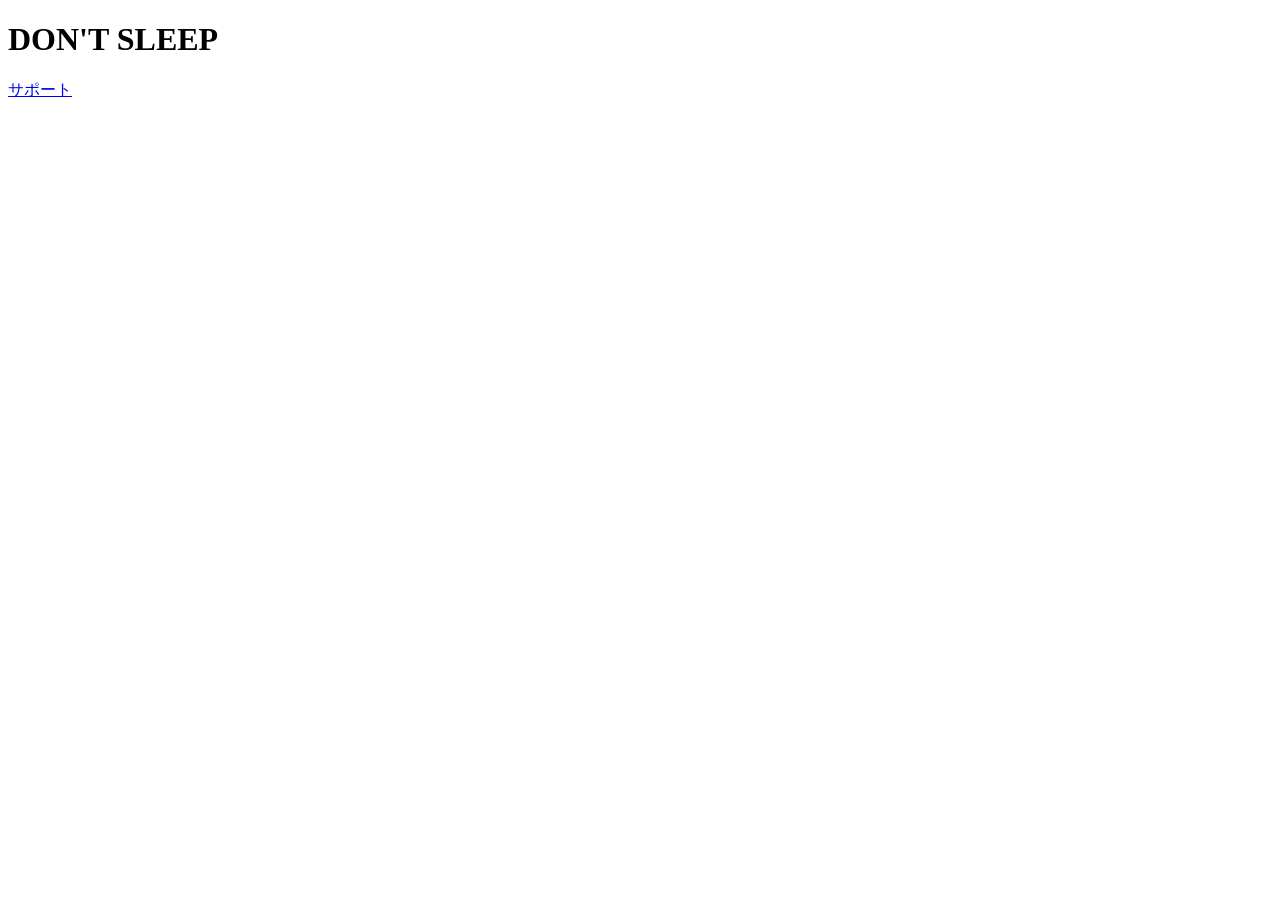
<file: index.html>
<!doctype html>
<html lang="ja"><head><meta charset="utf-8"><meta name="viewport" content="width=device-width,initial-scale=1"><title>xdiary247</title></head>
<body><main><h1>DON'T SLEEP</h1><p><a href="https://xdiary247.github.io/dontsleep-site/support.html">サポート</a></p></main></body></html>
</file>
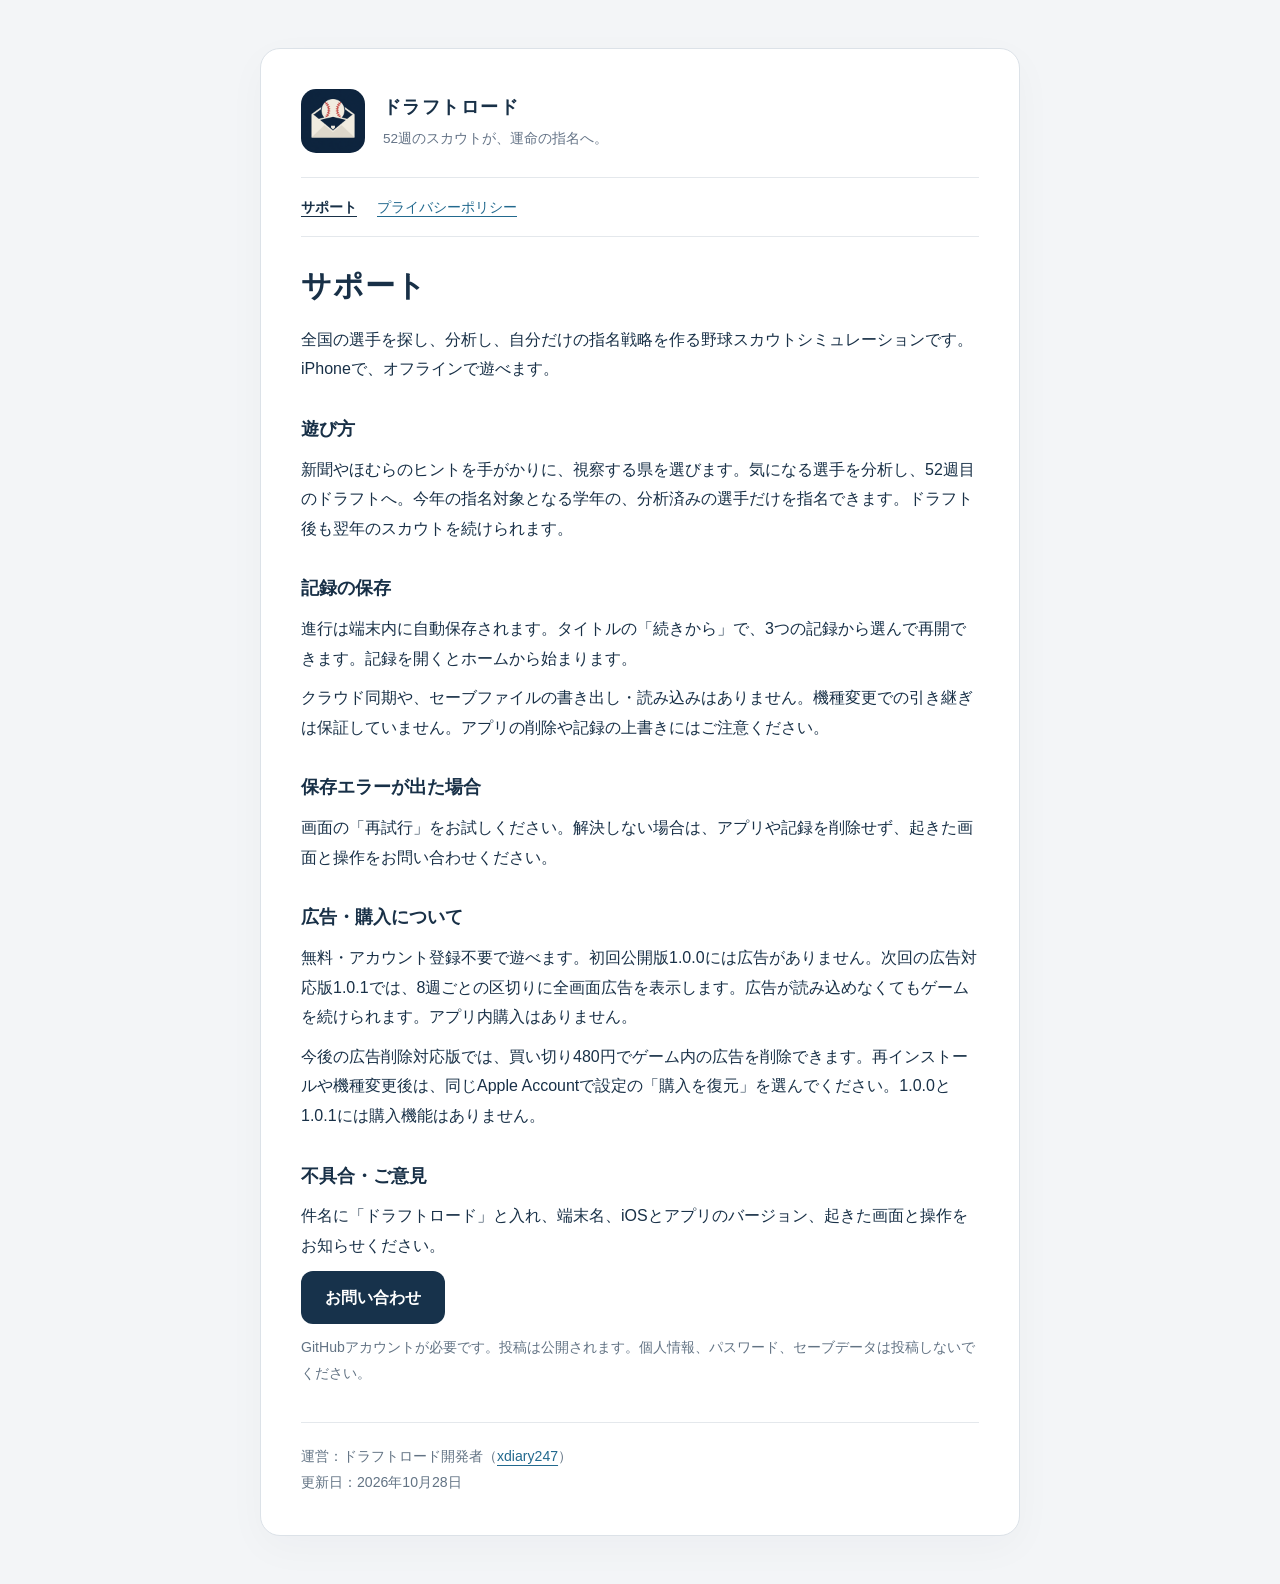
<file: draft-road/index.html>
<!doctype html>
<html lang="ja">
<head>
<meta charset="utf-8"><meta name="viewport" content="width=device-width,initial-scale=1">
<meta name="description" content="野球スカウトゲーム「ドラフトロード」の公式サポート。遊び方、記録の保存、不具合のお問い合わせについて。">
<title>サポート | ドラフトロード</title><link rel="stylesheet" href="style.css"><link rel="icon" href="icon.png">
<link rel="canonical" href="https://xdiary247.github.io/draft-road/">
</head>
<body><main>
<header><img class="icon" src="icon.png" width="64" height="64" alt=""><div><p class="brand">ドラフトロード</p><p class="caption">52週のスカウトが、運命の指名へ。</p></div></header>
<nav aria-label="ページ"><a href="index.html" aria-current="page">サポート</a><a href="privacy.html">プライバシーポリシー</a></nav>
<h1>サポート</h1>
<p>全国の選手を探し、分析し、自分だけの指名戦略を作る野球スカウトシミュレーションです。iPhoneで、オフラインで遊べます。</p>
<h2>遊び方</h2>
<p>新聞やほむらのヒントを手がかりに、視察する県を選びます。気になる選手を分析し、52週目のドラフトへ。今年の指名対象となる学年の、分析済みの選手だけを指名できます。ドラフト後も翌年のスカウトを続けられます。</p>
<h2>記録の保存</h2>
<p>進行は端末内に自動保存されます。タイトルの「続きから」で、3つの記録から選んで再開できます。記録を開くとホームから始まります。</p>
<p>クラウド同期や、セーブファイルの書き出し・読み込みはありません。機種変更での引き継ぎは保証していません。アプリの削除や記録の上書きにはご注意ください。</p>
<h2>保存エラーが出た場合</h2>
<p>画面の「再試行」をお試しください。解決しない場合は、アプリや記録を削除せず、起きた画面と操作をお問い合わせください。</p>
<h2>広告・購入について</h2>
<p>無料・アカウント登録不要で遊べます。初回公開版1.0.0には広告がありません。次回の広告対応版1.0.1では、8週ごとの区切りに全画面広告を表示します。広告が読み込めなくてもゲームを続けられます。アプリ内購入はありません。</p>
<p>今後の広告削除対応版では、買い切り480円でゲーム内の広告を削除できます。再インストールや機種変更後は、同じApple Accountで設定の「購入を復元」を選んでください。1.0.0と1.0.1には購入機能はありません。</p>
<h2>不具合・ご意見</h2>
<p>件名に「ドラフトロード」と入れ、端末名、iOSとアプリのバージョン、起きた画面と操作をお知らせください。</p>
<p><a class="button" href="https://github.com/xdiary247/xdiary247.github.io/issues/new?title=%5B%E3%83%89%E3%83%A9%E3%83%95%E3%83%88%E3%83%AD%E3%83%BC%E3%83%89%5D%20">お問い合わせ</a></p>
<p class="muted">GitHubアカウントが必要です。投稿は公開されます。個人情報、パスワード、セーブデータは投稿しないでください。</p>
<footer>運営：ドラフトロード開発者（<a href="https://github.com/xdiary247">xdiary247</a>）<br>更新日：2026年10月28日</footer>
</main></body></html>
</file>
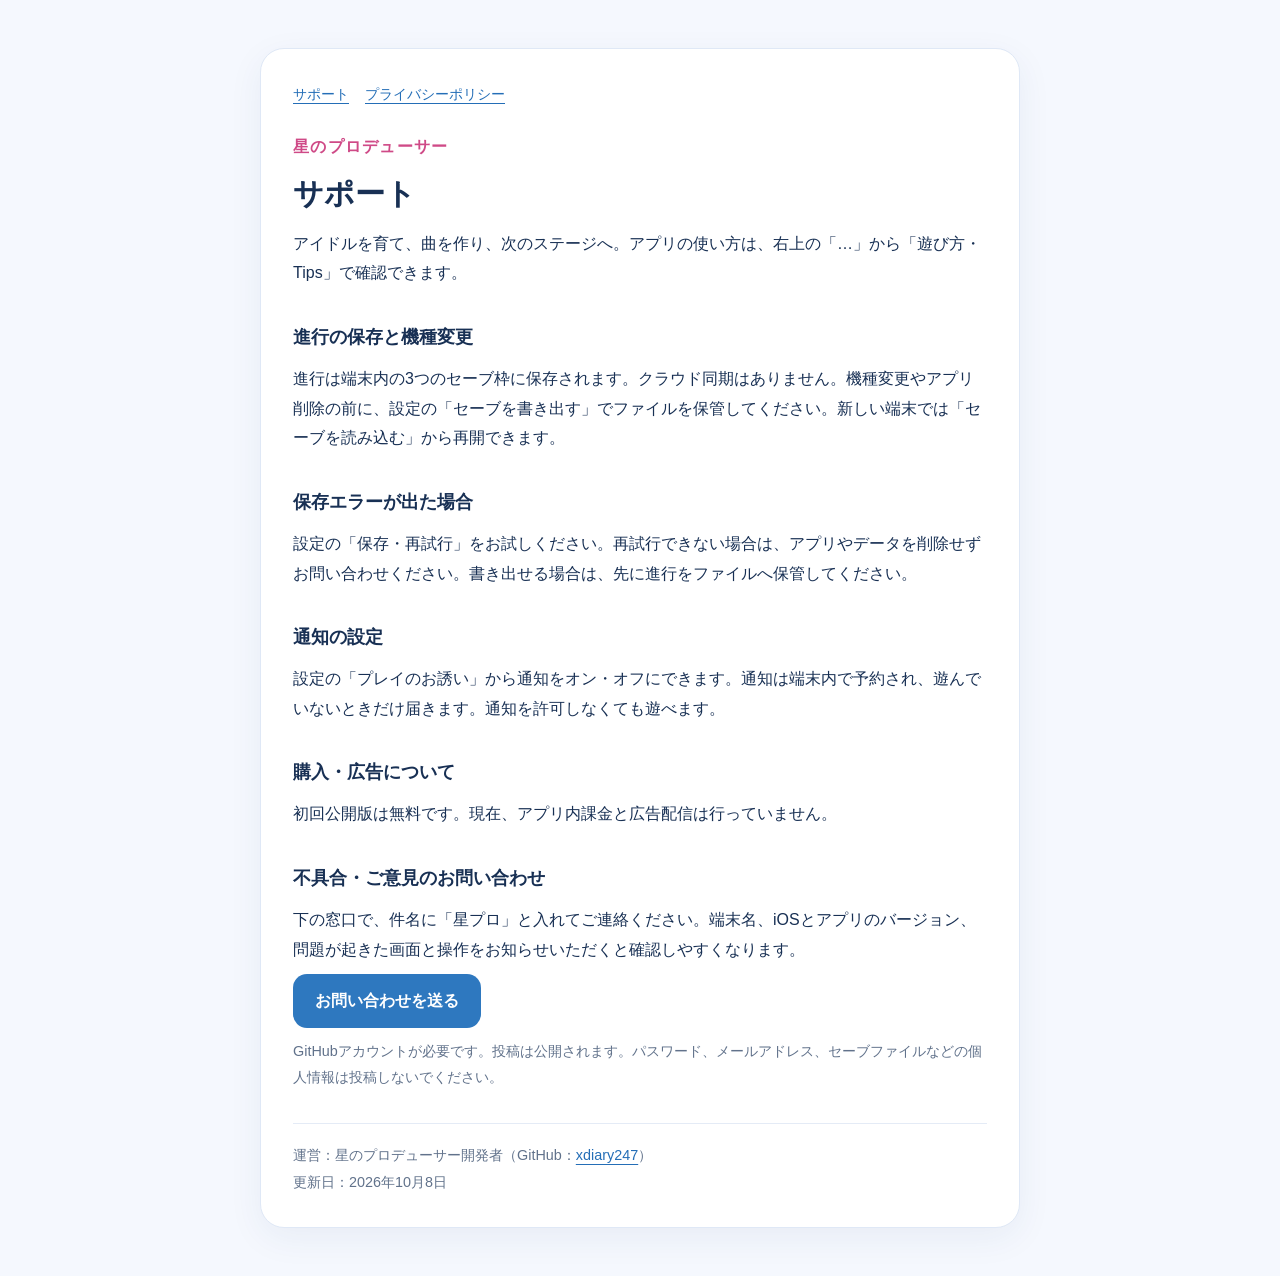
<file: hoshipro/index.html>
<!doctype html>
<html lang="ja">
<head><meta charset="utf-8"><meta name="viewport" content="width=device-width,initial-scale=1"><meta name="description" content="アイドル育成ゲーム「星のプロデューサー」のサポート。セーブ、機種変更、通知、不具合のお問い合わせについて。"><title>サポート | 星のプロデューサー</title><link rel="stylesheet" href="style.css"></head>
<body><main>
<nav aria-label="ページ"><a href="index.html" aria-current="page">サポート</a><a href="privacy.html">プライバシーポリシー</a></nav>
<p class="brand">星のプロデューサー</p><h1>サポート</h1>
<p>アイドルを育て、曲を作り、次のステージへ。アプリの使い方は、右上の「…」から「遊び方・Tips」で確認できます。</p>
<h2>進行の保存と機種変更</h2>
<p>進行は端末内の3つのセーブ枠に保存されます。クラウド同期はありません。機種変更やアプリ削除の前に、設定の「セーブを書き出す」でファイルを保管してください。新しい端末では「セーブを読み込む」から再開できます。</p>
<h2>保存エラーが出た場合</h2>
<p>設定の「保存・再試行」をお試しください。再試行できない場合は、アプリやデータを削除せずお問い合わせください。書き出せる場合は、先に進行をファイルへ保管してください。</p>
<h2>通知の設定</h2>
<p>設定の「プレイのお誘い」から通知をオン・オフにできます。通知は端末内で予約され、遊んでいないときだけ届きます。通知を許可しなくても遊べます。</p>
<h2>購入・広告について</h2>
<p>初回公開版は無料です。現在、アプリ内課金と広告配信は行っていません。</p>
<h2>不具合・ご意見のお問い合わせ</h2>
<p>下の窓口で、件名に「星プロ」と入れてご連絡ください。端末名、iOSとアプリのバージョン、問題が起きた画面と操作をお知らせいただくと確認しやすくなります。</p>
<p><a class="button" href="https://github.com/xdiary247/xdiary247.github.io/issues/new">お問い合わせを送る</a></p>
<p class="muted">GitHubアカウントが必要です。投稿は公開されます。パスワード、メールアドレス、セーブファイルなどの個人情報は投稿しないでください。</p>
<footer>運営：星のプロデューサー開発者（GitHub：<a href="https://github.com/xdiary247">xdiary247</a>）<br>更新日：2026年10月8日</footer>
</main></body></html>
</file>
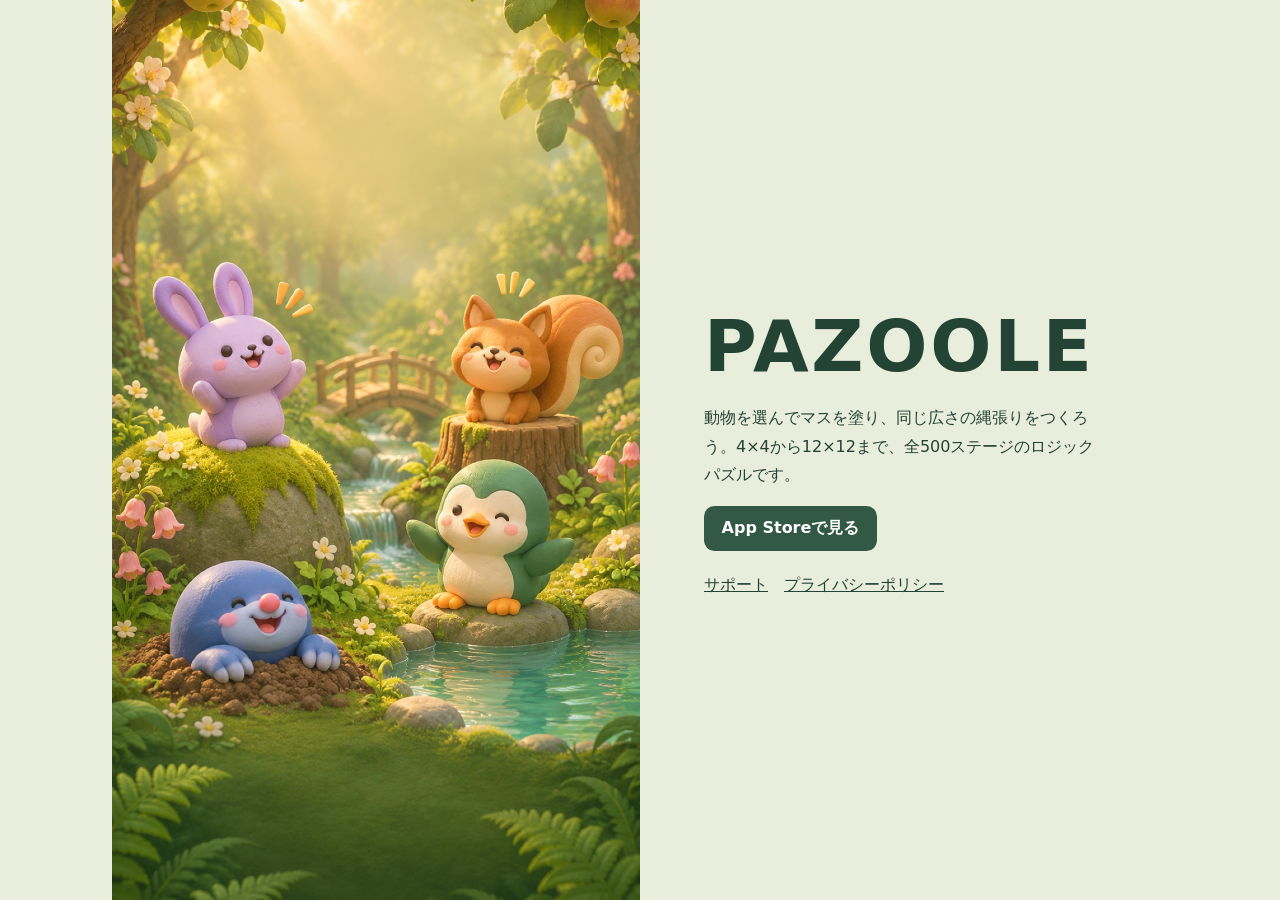
<file: pazoole/index.html>
<!doctype html>
<html lang="ja">
<head>
  <meta charset="utf-8">
  <meta name="viewport" content="width=device-width, initial-scale=1">
  <meta name="description" content="PAZOOLEは、動物を選んでマスを塗り、同じ広さの縄張りをつくるiPhone向けロジックパズルです。">
  <title>PAZOOLE</title>
  <style>
    * { box-sizing: border-box; }
    body { margin: 0; background: #e9eddc; color: #234335; font-family: system-ui, sans-serif; }
    main { display: grid; grid-template-columns: 1fr 1fr; width: min(100%, 66rem); min-height: 100svh; margin: auto; }
    img { width: 100%; height: 100%; max-height: 100svh; object-fit: cover; }
    section { align-content: center; padding: clamp(1.5rem, 6vw, 4rem); }
    h1 { margin: 0; font-size: clamp(2.45rem, 7vw, 4.5rem); letter-spacing: .038em; }
    p { line-height: 1.8; }
    nav { display: flex; align-items: flex-start; flex-wrap: wrap; margin-top: 1.5rem; gap: .8rem 1rem; }
    a { color: inherit; }
    a.store { display: inline-block; padding: .75rem 1.1rem; border-radius: .65rem; background: #315945; color: #fff; font-weight: 650; text-decoration: none; }
    @media (max-width: 40rem) {
      main { grid-template-columns: 1fr; grid-template-rows: min(52svh, 27rem) 1fr; }
      img { object-position: center 46%; }
    }
  </style>
</head>
<body>
  <main>
    <img src="forest.jpg" alt="" width="1024" height="1536">
    <section>
      <h1>PAZOOLE</h1>
      <p>動物を選んでマスを塗り、同じ広さの縄張りをつくろう。4×4から12×12まで、全500ステージのロジックパズルです。</p>
      <a class="store" href="https://apps.apple.com/jp/app/pazoole/id6838342734">App Storeで見る</a>
      <nav aria-label="サポート情報">
        <a href="https://animal-territory-mori-1123.xdiary.chatgpt.site/support.html">サポート</a>
        <a href="https://animal-territory-mori-1123.xdiary.chatgpt.site/privacy.html">プライバシーポリシー</a>
      </nav>
    </section>
  </main>
</body>
</html>
</file>
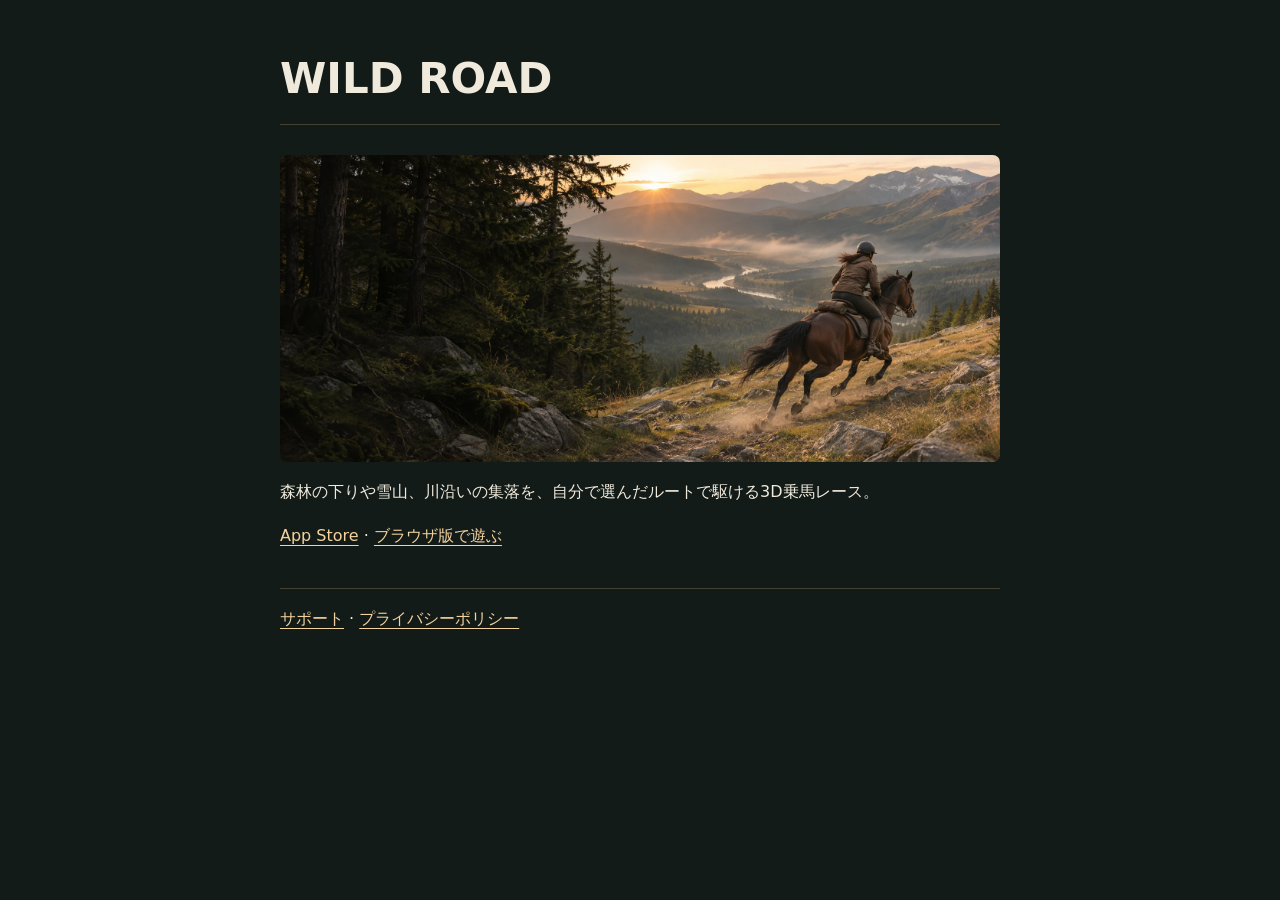
<file: wild-road/index.html>
<!doctype html>
<html lang="ja">
<head>
  <meta charset="utf-8">
  <meta name="viewport" content="width=device-width, initial-scale=1">
  <meta name="description" content="森や雪山を8騎で駆ける、iPhone・iPad向けの3D乗馬レース。">
  <title>WILD ROAD</title>
  <link rel="stylesheet" href="./support.css">
</head>
<body>
<main>
  <header><h1>WILD ROAD</h1></header>
  <img src="./cover.webp" alt="崖のそばを駆ける馬と騎手" width="1880" height="802"
    style="display:block;width:100%;height:auto;border-radius:.45rem">
  <p>森林の下りや雪山、川沿いの集落を、自分で選んだルートで駆ける3D乗馬レース。</p>
  <p><a href="https://apps.apple.com/jp/app/id6838997844">App Store</a> ·
    <a href="https://wild-road.xdiary.chatgpt.site/">ブラウザ版で遊ぶ</a></p>
  <footer><a href="https://wild-road.xdiary.chatgpt.site/support.html">サポート</a> ·
    <a href="./privacy.html">プライバシーポリシー</a></footer>
</main>
</body>
</html>
</file>
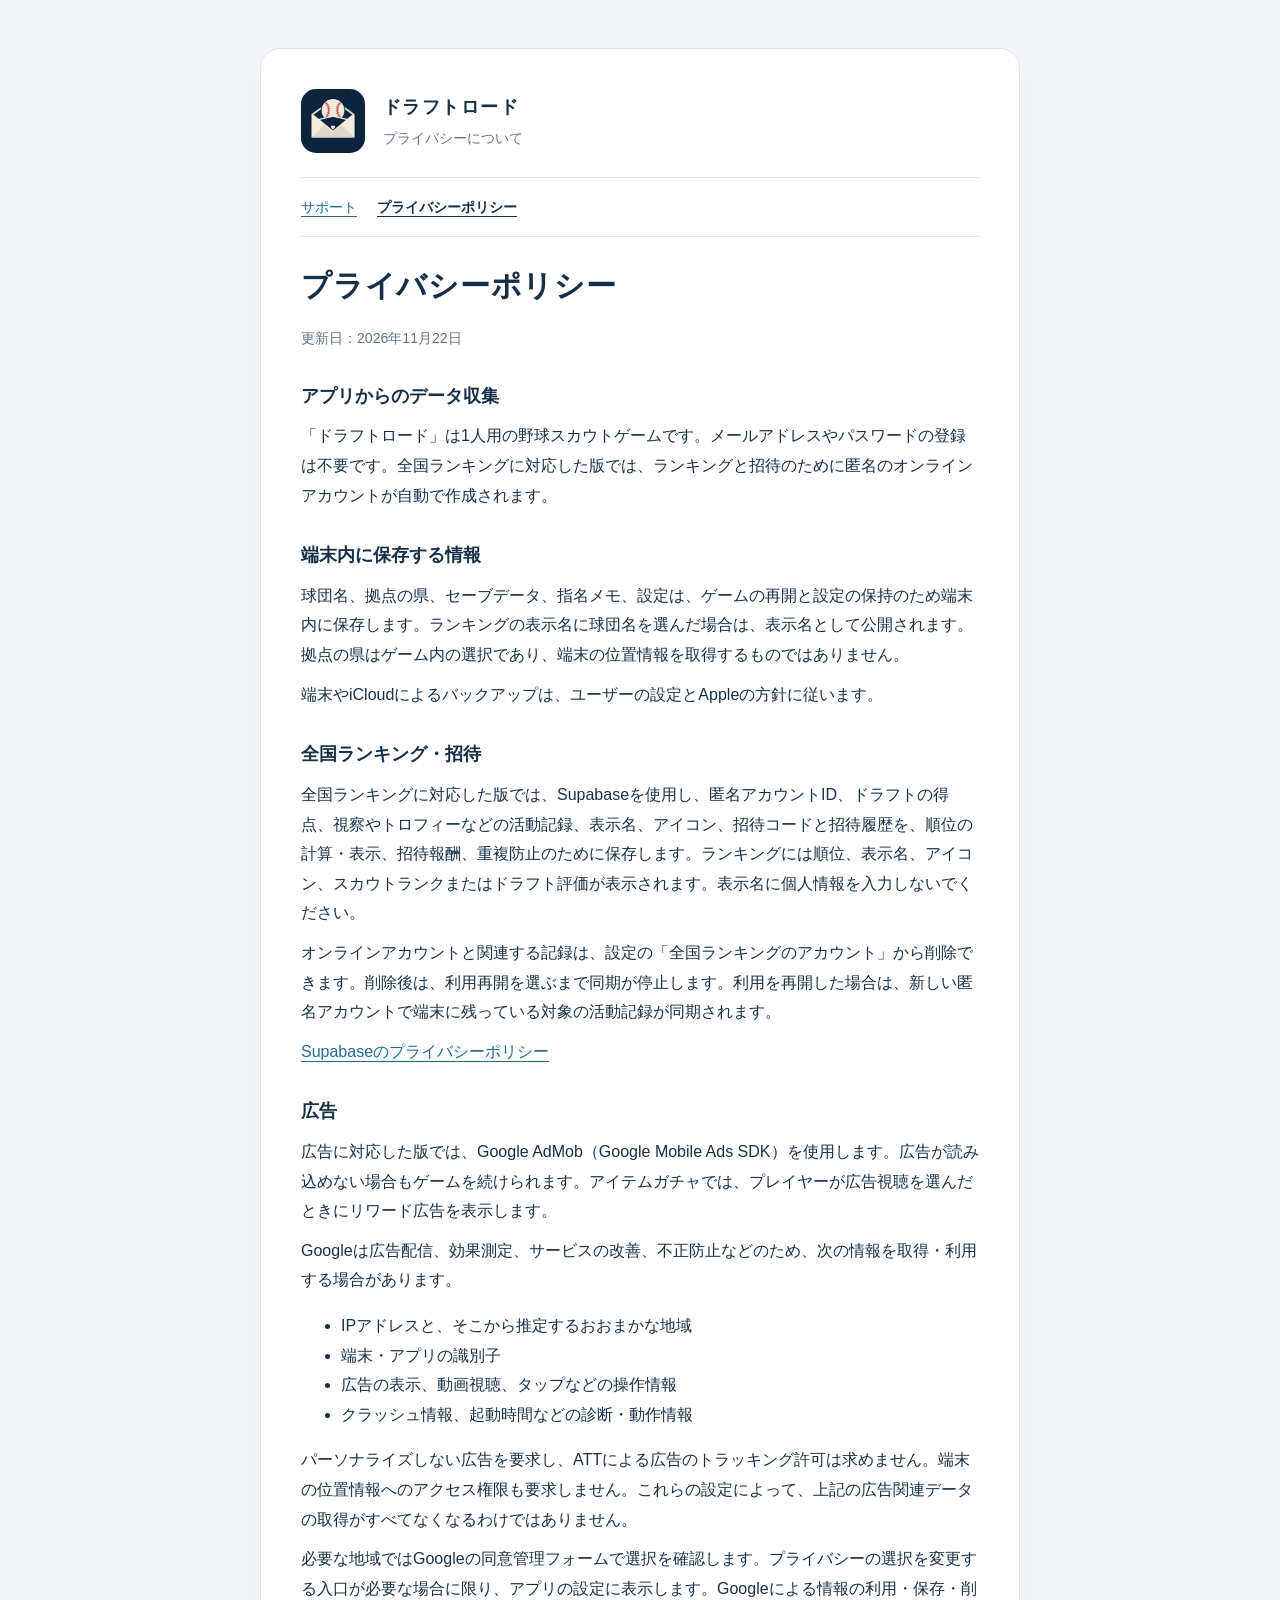
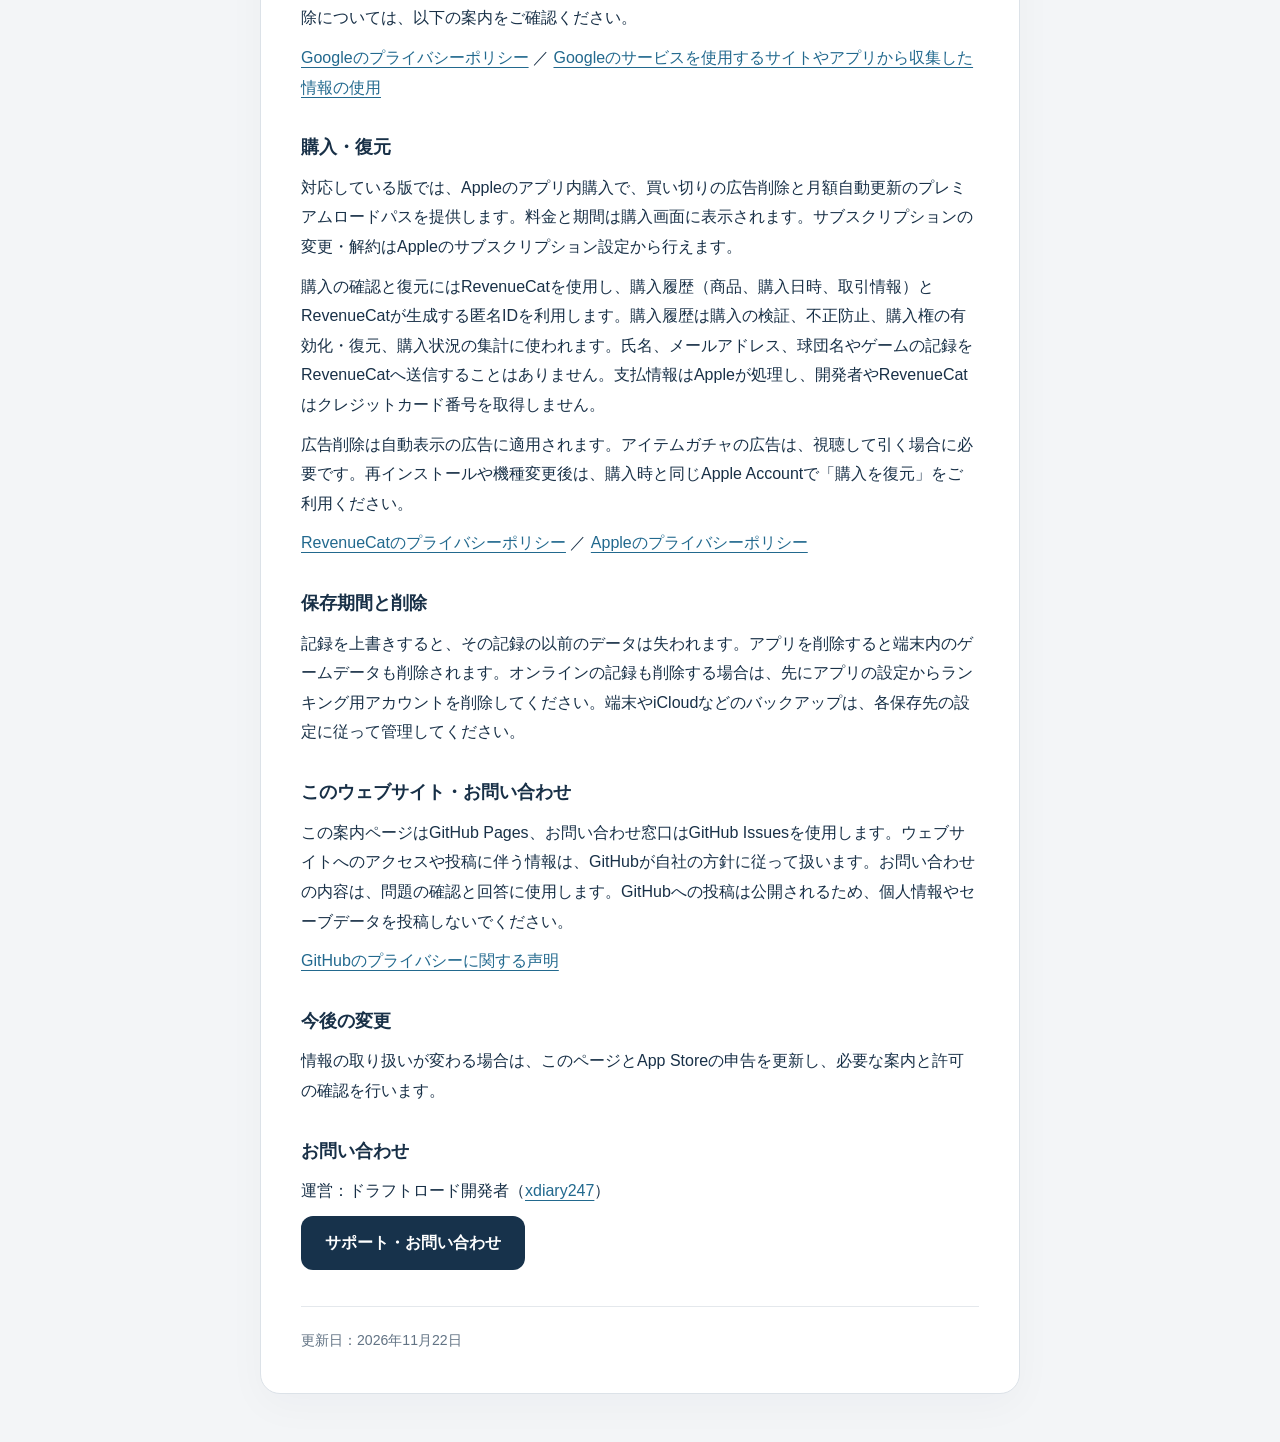
<file: draft-road/privacy.html>
<!doctype html>
<html lang="ja">
<head>
<meta charset="utf-8"><meta name="viewport" content="width=device-width,initial-scale=1">
<meta name="description" content="ドラフトロードのプライバシーポリシー。端末内のゲーム記録、データ収集、広告、お問い合わせについて。">
<title>プライバシーポリシー | ドラフトロード</title><link rel="stylesheet" href="style.css"><link rel="icon" href="icon.png">
<link rel="canonical" href="https://xdiary247.github.io/draft-road/privacy.html">
</head>
<body><main>
<header><img class="icon" src="icon.png" width="64" height="64" alt=""><div><p class="brand">ドラフトロード</p><p class="caption">プライバシーについて</p></div></header>
<nav aria-label="ページ"><a href="index.html">サポート</a><a href="privacy.html" aria-current="page">プライバシーポリシー</a></nav>
<h1>プライバシーポリシー</h1><p class="muted">更新日：2026年11月22日</p>
<h2>アプリからのデータ収集</h2>
<p>「ドラフトロード」は1人用の野球スカウトゲームです。メールアドレスやパスワードの登録は不要です。全国ランキングに対応した版では、ランキングと招待のために匿名のオンラインアカウントが自動で作成されます。</p>
<h2>端末内に保存する情報</h2>
<p>球団名、拠点の県、セーブデータ、指名メモ、設定は、ゲームの再開と設定の保持のため端末内に保存します。ランキングの表示名に球団名を選んだ場合は、表示名として公開されます。拠点の県はゲーム内の選択であり、端末の位置情報を取得するものではありません。</p>
<p>端末やiCloudによるバックアップは、ユーザーの設定とAppleの方針に従います。</p>
<h2>全国ランキング・招待</h2>
<p>全国ランキングに対応した版では、Supabaseを使用し、匿名アカウントID、ドラフトの得点、視察やトロフィーなどの活動記録、表示名、アイコン、招待コードと招待履歴を、順位の計算・表示、招待報酬、重複防止のために保存します。ランキングには順位、表示名、アイコン、スカウトランクまたはドラフト評価が表示されます。表示名に個人情報を入力しないでください。</p>
<p>オンラインアカウントと関連する記録は、設定の「全国ランキングのアカウント」から削除できます。削除後は、利用再開を選ぶまで同期が停止します。利用を再開した場合は、新しい匿名アカウントで端末に残っている対象の活動記録が同期されます。</p>
<p><a href="https://supabase.com/privacy">Supabaseのプライバシーポリシー</a></p>
<h2>広告</h2>
<p>広告に対応した版では、Google AdMob（Google Mobile Ads SDK）を使用します。広告が読み込めない場合もゲームを続けられます。アイテムガチャでは、プレイヤーが広告視聴を選んだときにリワード広告を表示します。</p>
<p>Googleは広告配信、効果測定、サービスの改善、不正防止などのため、次の情報を取得・利用する場合があります。</p>
<ul><li>IPアドレスと、そこから推定するおおまかな地域</li><li>端末・アプリの識別子</li><li>広告の表示、動画視聴、タップなどの操作情報</li><li>クラッシュ情報、起動時間などの診断・動作情報</li></ul>
<p>パーソナライズしない広告を要求し、ATTによる広告のトラッキング許可は求めません。端末の位置情報へのアクセス権限も要求しません。これらの設定によって、上記の広告関連データの取得がすべてなくなるわけではありません。</p>
<p>必要な地域ではGoogleの同意管理フォームで選択を確認します。プライバシーの選択を変更する入口が必要な場合に限り、アプリの設定に表示します。Googleによる情報の利用・保存・削除については、以下の案内をご確認ください。</p>
<p><a href="https://policies.google.com/privacy?hl=ja">Googleのプライバシーポリシー</a> ／ <a href="https://policies.google.com/technologies/partner-sites?hl=ja">Googleのサービスを使用するサイトやアプリから収集した情報の使用</a></p>
<h2>購入・復元</h2>
<p>対応している版では、Appleのアプリ内購入で、買い切りの広告削除と月額自動更新のプレミアムロードパスを提供します。料金と期間は購入画面に表示されます。サブスクリプションの変更・解約はAppleのサブスクリプション設定から行えます。</p>
<p>購入の確認と復元にはRevenueCatを使用し、購入履歴（商品、購入日時、取引情報）とRevenueCatが生成する匿名IDを利用します。購入履歴は購入の検証、不正防止、購入権の有効化・復元、購入状況の集計に使われます。氏名、メールアドレス、球団名やゲームの記録をRevenueCatへ送信することはありません。支払情報はAppleが処理し、開発者やRevenueCatはクレジットカード番号を取得しません。</p>
<p>広告削除は自動表示の広告に適用されます。アイテムガチャの広告は、視聴して引く場合に必要です。再インストールや機種変更後は、購入時と同じApple Accountで「購入を復元」をご利用ください。</p>
<p><a href="https://www.revenuecat.com/privacy/">RevenueCatのプライバシーポリシー</a> ／ <a href="https://www.apple.com/jp/legal/privacy/">Appleのプライバシーポリシー</a></p>
<h2>保存期間と削除</h2>
<p>記録を上書きすると、その記録の以前のデータは失われます。アプリを削除すると端末内のゲームデータも削除されます。オンラインの記録も削除する場合は、先にアプリの設定からランキング用アカウントを削除してください。端末やiCloudなどのバックアップは、各保存先の設定に従って管理してください。</p>
<h2>このウェブサイト・お問い合わせ</h2>
<p>この案内ページはGitHub Pages、お問い合わせ窓口はGitHub Issuesを使用します。ウェブサイトへのアクセスや投稿に伴う情報は、GitHubが自社の方針に従って扱います。お問い合わせの内容は、問題の確認と回答に使用します。GitHubへの投稿は公開されるため、個人情報やセーブデータを投稿しないでください。</p>
<p><a href="https://docs.github.com/ja/site-policy/privacy-policies/github-general-privacy-statement">GitHubのプライバシーに関する声明</a></p>
<h2>今後の変更</h2>
<p>情報の取り扱いが変わる場合は、このページとApp Storeの申告を更新し、必要な案内と許可の確認を行います。</p>
<h2>お問い合わせ</h2>
<p>運営：ドラフトロード開発者（<a href="https://github.com/xdiary247">xdiary247</a>）</p>
<p><a class="button" href="index.html">サポート・お問い合わせ</a></p>
<footer>更新日：2026年11月22日</footer>
</main></body></html>
</file>
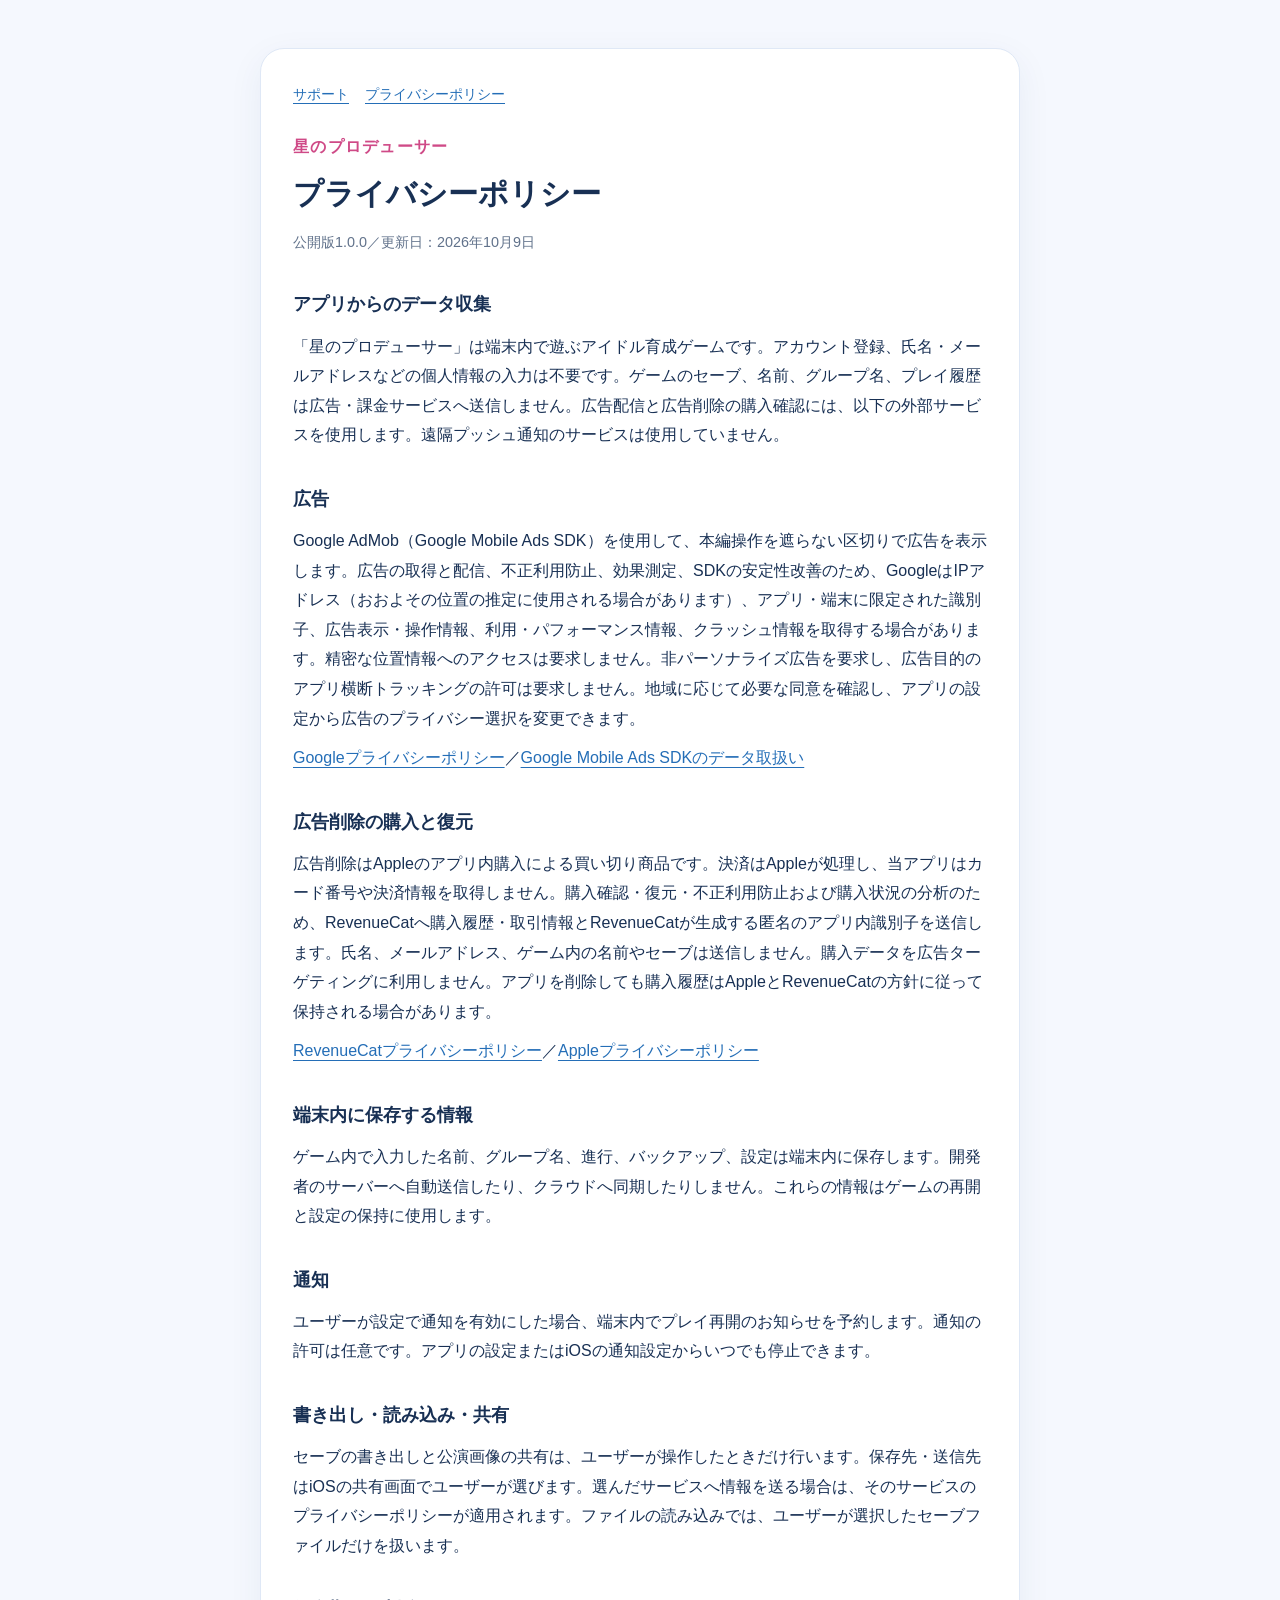
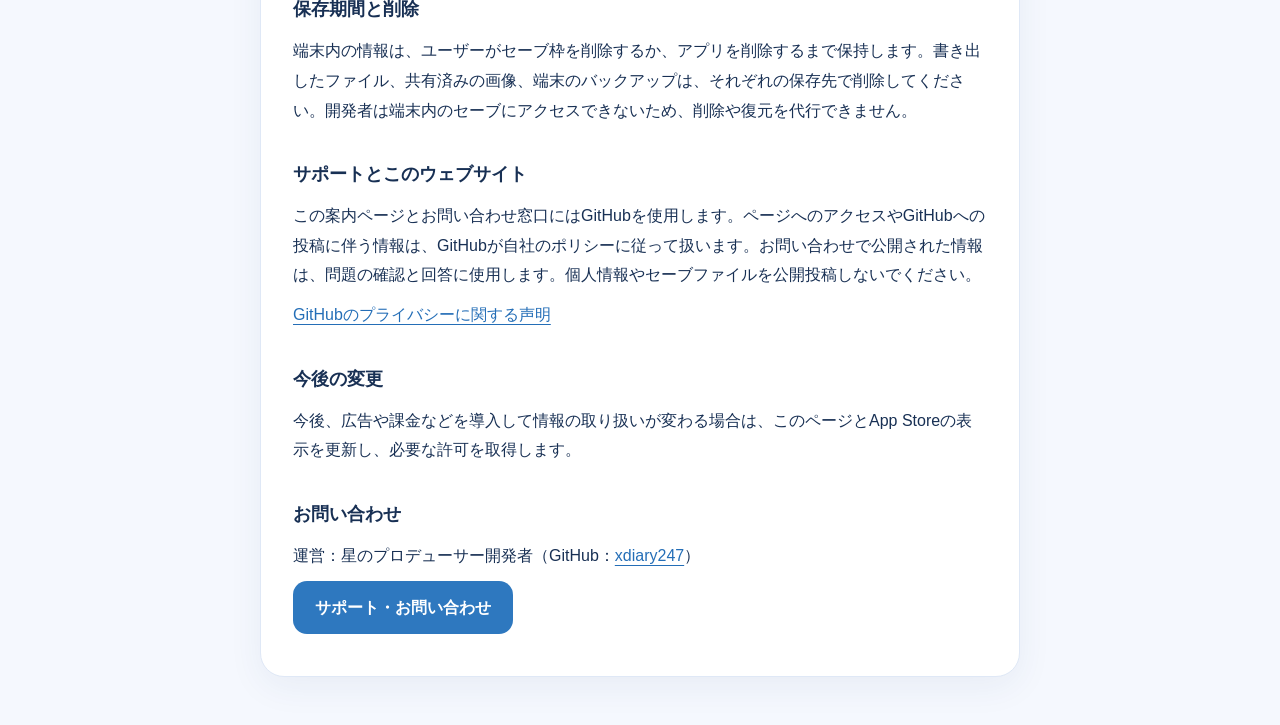
<file: hoshipro/privacy.html>
<!doctype html>
<html lang="ja">
<head><meta charset="utf-8"><meta name="viewport" content="width=device-width,initial-scale=1"><meta name="description" content="星のプロデューサーのプライバシーポリシー。端末内の保存、通知、共有、データ削除について説明します。"><title>プライバシーポリシー | 星のプロデューサー</title><link rel="stylesheet" href="style.css"></head>
<body><main>
<nav aria-label="ページ"><a href="index.html">サポート</a><a href="privacy.html" aria-current="page">プライバシーポリシー</a></nav>
<p class="brand">星のプロデューサー</p><h1>プライバシーポリシー</h1><p class="muted">公開版1.0.0／更新日：2026年10月9日</p>
<h2>アプリからのデータ収集</h2>
<p>「星のプロデューサー」は端末内で遊ぶアイドル育成ゲームです。アカウント登録、氏名・メールアドレスなどの個人情報の入力は不要です。ゲームのセーブ、名前、グループ名、プレイ履歴は広告・課金サービスへ送信しません。広告配信と広告削除の購入確認には、以下の外部サービスを使用します。遠隔プッシュ通知のサービスは使用していません。</p>
<h2>広告</h2>
<p>Google AdMob（Google Mobile Ads SDK）を使用して、本編操作を遮らない区切りで広告を表示します。広告の取得と配信、不正利用防止、効果測定、SDKの安定性改善のため、GoogleはIPアドレス（おおよその位置の推定に使用される場合があります）、アプリ・端末に限定された識別子、広告表示・操作情報、利用・パフォーマンス情報、クラッシュ情報を取得する場合があります。精密な位置情報へのアクセスは要求しません。非パーソナライズ広告を要求し、広告目的のアプリ横断トラッキングの許可は要求しません。地域に応じて必要な同意を確認し、アプリの設定から広告のプライバシー選択を変更できます。</p>
<p><a href="https://policies.google.com/privacy">Googleプライバシーポリシー</a>／<a href="https://developers.google.com/admob/ios/privacy/data-disclosure">Google Mobile Ads SDKのデータ取扱い</a></p>
<h2>広告削除の購入と復元</h2>
<p>広告削除はAppleのアプリ内購入による買い切り商品です。決済はAppleが処理し、当アプリはカード番号や決済情報を取得しません。購入確認・復元・不正利用防止および購入状況の分析のため、RevenueCatへ購入履歴・取引情報とRevenueCatが生成する匿名のアプリ内識別子を送信します。氏名、メールアドレス、ゲーム内の名前やセーブは送信しません。購入データを広告ターゲティングに利用しません。アプリを削除しても購入履歴はAppleとRevenueCatの方針に従って保持される場合があります。</p>
<p><a href="https://www.revenuecat.com/privacy-policy">RevenueCatプライバシーポリシー</a>／<a href="https://www.apple.com/legal/privacy/">Appleプライバシーポリシー</a></p>
<h2>端末内に保存する情報</h2>
<p>ゲーム内で入力した名前、グループ名、進行、バックアップ、設定は端末内に保存します。開発者のサーバーへ自動送信したり、クラウドへ同期したりしません。これらの情報はゲームの再開と設定の保持に使用します。</p>
<h2>通知</h2>
<p>ユーザーが設定で通知を有効にした場合、端末内でプレイ再開のお知らせを予約します。通知の許可は任意です。アプリの設定またはiOSの通知設定からいつでも停止できます。</p>
<h2>書き出し・読み込み・共有</h2>
<p>セーブの書き出しと公演画像の共有は、ユーザーが操作したときだけ行います。保存先・送信先はiOSの共有画面でユーザーが選びます。選んだサービスへ情報を送る場合は、そのサービスのプライバシーポリシーが適用されます。ファイルの読み込みでは、ユーザーが選択したセーブファイルだけを扱います。</p>
<h2>保存期間と削除</h2>
<p>端末内の情報は、ユーザーがセーブ枠を削除するか、アプリを削除するまで保持します。書き出したファイル、共有済みの画像、端末のバックアップは、それぞれの保存先で削除してください。開発者は端末内のセーブにアクセスできないため、削除や復元を代行できません。</p>
<h2>サポートとこのウェブサイト</h2>
<p>この案内ページとお問い合わせ窓口にはGitHubを使用します。ページへのアクセスやGitHubへの投稿に伴う情報は、GitHubが自社のポリシーに従って扱います。お問い合わせで公開された情報は、問題の確認と回答に使用します。個人情報やセーブファイルを公開投稿しないでください。</p>
<p><a href="https://docs.github.com/ja/site-policy/privacy-policies/github-general-privacy-statement">GitHubのプライバシーに関する声明</a></p>
<h2>今後の変更</h2>
<p>今後、広告や課金などを導入して情報の取り扱いが変わる場合は、このページとApp Storeの表示を更新し、必要な許可を取得します。</p>
<h2>お問い合わせ</h2>
<p>運営：星のプロデューサー開発者（GitHub：<a href="https://github.com/xdiary247">xdiary247</a>）</p><p><a class="button" href="index.html">サポート・お問い合わせ</a></p>
</main></body></html>
</file>
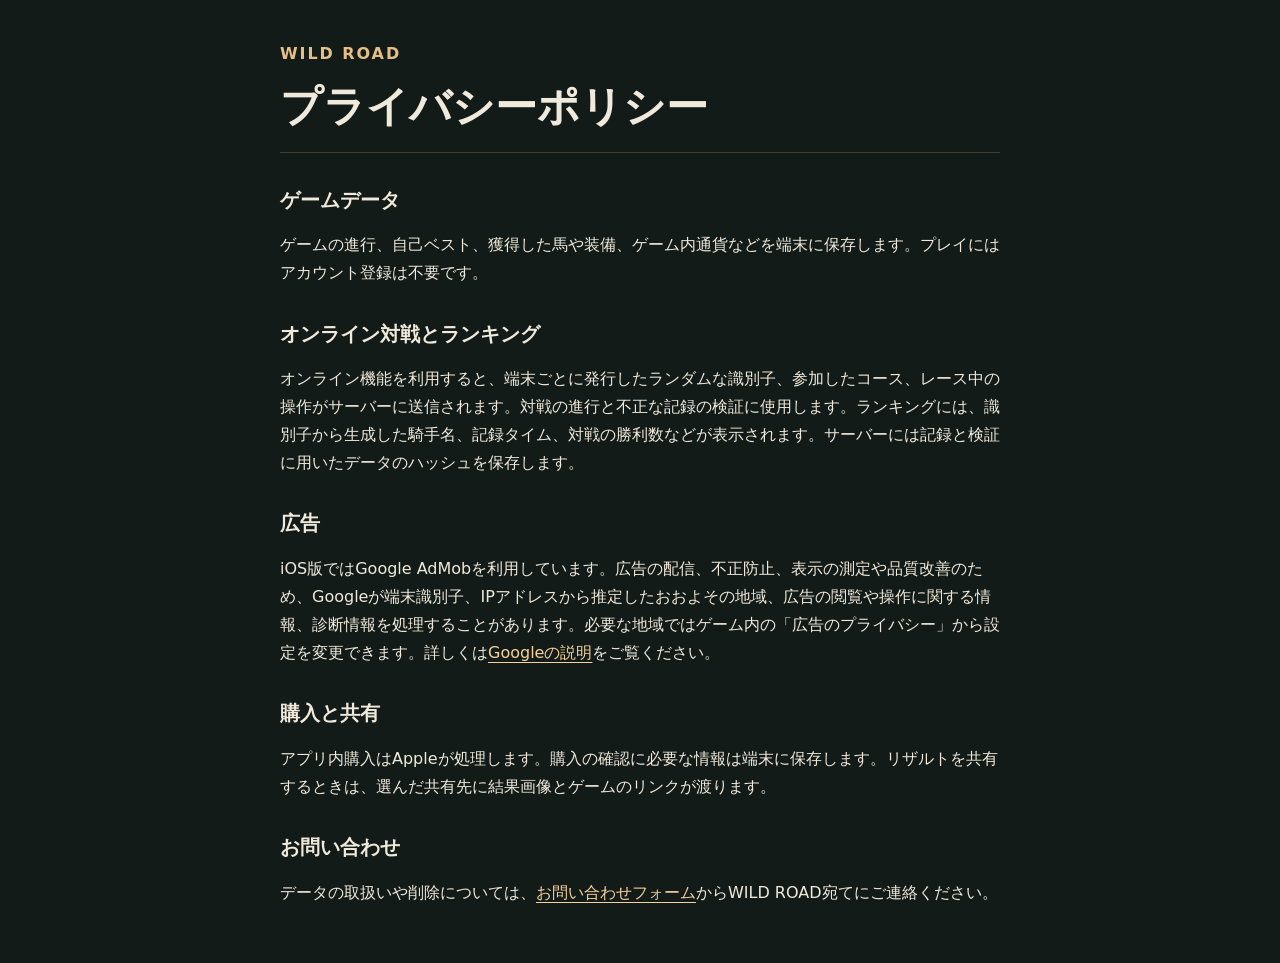
<file: wild-road/privacy.html>
<!doctype html>
<html lang="ja">
<head>
  <meta charset="utf-8">
  <meta name="viewport" content="width=device-width, initial-scale=1">
  <title>WILD ROAD プライバシーポリシー</title>
  <link rel="stylesheet" href="./support.css">
</head>
<body>
<main>
  <header><a class="brand" href="./">WILD ROAD</a><h1>プライバシーポリシー</h1></header>
  <h2>ゲームデータ</h2>
  <p>ゲームの進行、自己ベスト、獲得した馬や装備、ゲーム内通貨などを端末に保存します。プレイにはアカウント登録は不要です。</p>
  <h2>オンライン対戦とランキング</h2>
  <p>オンライン機能を利用すると、端末ごとに発行したランダムな識別子、参加したコース、レース中の操作がサーバーに送信されます。対戦の進行と不正な記録の検証に使用します。ランキングには、識別子から生成した騎手名、記録タイム、対戦の勝利数などが表示されます。サーバーには記録と検証に用いたデータのハッシュを保存します。</p>
  <h2>広告</h2>
  <p>iOS版ではGoogle AdMobを利用しています。広告の配信、不正防止、表示の測定や品質改善のため、Googleが端末識別子、IPアドレスから推定したおおよその地域、広告の閲覧や操作に関する情報、診断情報を処理することがあります。必要な地域ではゲーム内の「広告のプライバシー」から設定を変更できます。詳しくは<a href="https://policies.google.com/technologies/partner-sites?hl=ja">Googleの説明</a>をご覧ください。</p>
  <h2>購入と共有</h2>
  <p>アプリ内購入はAppleが処理します。購入の確認に必要な情報は端末に保存します。リザルトを共有するときは、選んだ共有先に結果画像とゲームのリンクが渡ります。</p>
  <h2>お問い合わせ</h2>
  <p>データの取扱いや削除については、<a href="https://crestmatch.jp/contact/">お問い合わせフォーム</a>からWILD ROAD宛てにご連絡ください。</p>
</main>
</body>
</html>
</file>
<file: draft-road/style.css>
:root{color-scheme:light;font-family:-apple-system,BlinkMacSystemFont,"Hiragino Kaku Gothic ProN","Yu Gothic",sans-serif;color:#183047;background:#f3f5f7;line-height:1.85}*{box-sizing:border-box}body{margin:0}main{max-width:760px;margin:48px auto;padding:40px;background:white;border:1px solid #dce2e8;border-radius:20px;box-shadow:0 12px 40px #12263808}header{display:flex;align-items:center;gap:18px;margin-bottom:24px}.icon{border-radius:15px;flex-shrink:0}.brand{font-size:1.15rem;font-weight:750;letter-spacing:.08em;margin:0}.caption{font-size:.85rem;color:#657487;margin:2px 0 0}nav{display:flex;flex-wrap:wrap;gap:20px;padding:16px 0;border-block:1px solid #e4e8ec;font-size:.88rem;margin-bottom:26px}a{color:#22698e;text-underline-offset:4px}a:focus-visible{outline:3px solid #cfad64;outline-offset:5px}nav a[aria-current]{color:#183047;font-weight:700}h1{font-size:1.9rem;line-height:1.5;margin:8px 0 16px;letter-spacing:.025em}h2{font-size:1.13rem;line-height:1.7;margin:30px 0 8px}p{margin:10px 0}.muted,footer{color:#627384;font-size:.88rem}.button{display:inline-block;padding:12px 24px;min-height:48px;border-radius:12px;background:#17324b;color:white;text-decoration:none;font-weight:700}footer{margin-top:36px;padding-top:20px;border-top:1px solid #e4e8ec}@media(max-width:600px){main{margin:12px;padding:26px 20px;border-radius:15px}h1{font-size:1.55rem}header{gap:14px}.caption{font-size:.78rem}}
</file>
<file: hoshipro/style.css>
:root{color-scheme:light;font-family:-apple-system,BlinkMacSystemFont,"Hiragino Kaku Gothic ProN","Yu Gothic",sans-serif;color:#183054;background:#f5f8fe;line-height:1.85}*{box-sizing:border-box}body{margin:0}main{max-width:760px;margin:48px auto;padding:32px;background:#fff;border:1px solid #dfe8f6;border-radius:24px;box-shadow:0 10px 35px #233f6810}nav{display:flex;flex-wrap:wrap;gap:16px;font-size:.9rem;margin-bottom:24px}a{color:#246eb7;text-underline-offset:4px}a:focus-visible{outline:3px solid #e961a4;outline-offset:5px}h1{line-height:1.5;font-size:1.9rem;margin:8px 0 12px}h2{font-size:1.15rem;margin:32px 0 8px}p{margin:10px 0}li{margin:8px 0}.brand{color:#cf4a87;font-weight:700;letter-spacing:.08em}.muted,footer{color:#61728b;font-size:.9rem}.button{display:inline-block;padding:12px 22px;min-height:48px;background:#2e78bf;border-radius:14px;color:white;text-decoration:none;font-weight:700}footer{margin-top:32px;padding-top:18px;border-top:1px solid #e4ebf6}ul{padding-left:24px}@media(max-width:600px){main{margin:16px 12px;padding:24px 20px;border-radius:18px}h1{font-size:1.65rem}}
</file>
<file: wild-road/support.css>
:root{color-scheme:dark;font:16px/1.75 system-ui,sans-serif;background:#131b18;color:#f0eadc}
*{box-sizing:border-box}
body{margin:0;padding:40px 20px}
main{max-width:720px;margin:auto}
header{border-bottom:1px solid #aa95634f;padding-bottom:20px;margin-bottom:30px}
.brand{font-weight:800;letter-spacing:.12em;color:#e5bf87;text-decoration:none}
h1{margin:.3em 0 0;font-size:clamp(26px,7vw,42px);line-height:1.22}
h2{margin-top:1.7em;font-size:1.24rem;line-height:1.4}
a{color:#f4d29d;text-underline-offset:.22em}
footer{border-top:1px solid #aa95634f;padding-top:16px;margin-top:38px}
</file>
